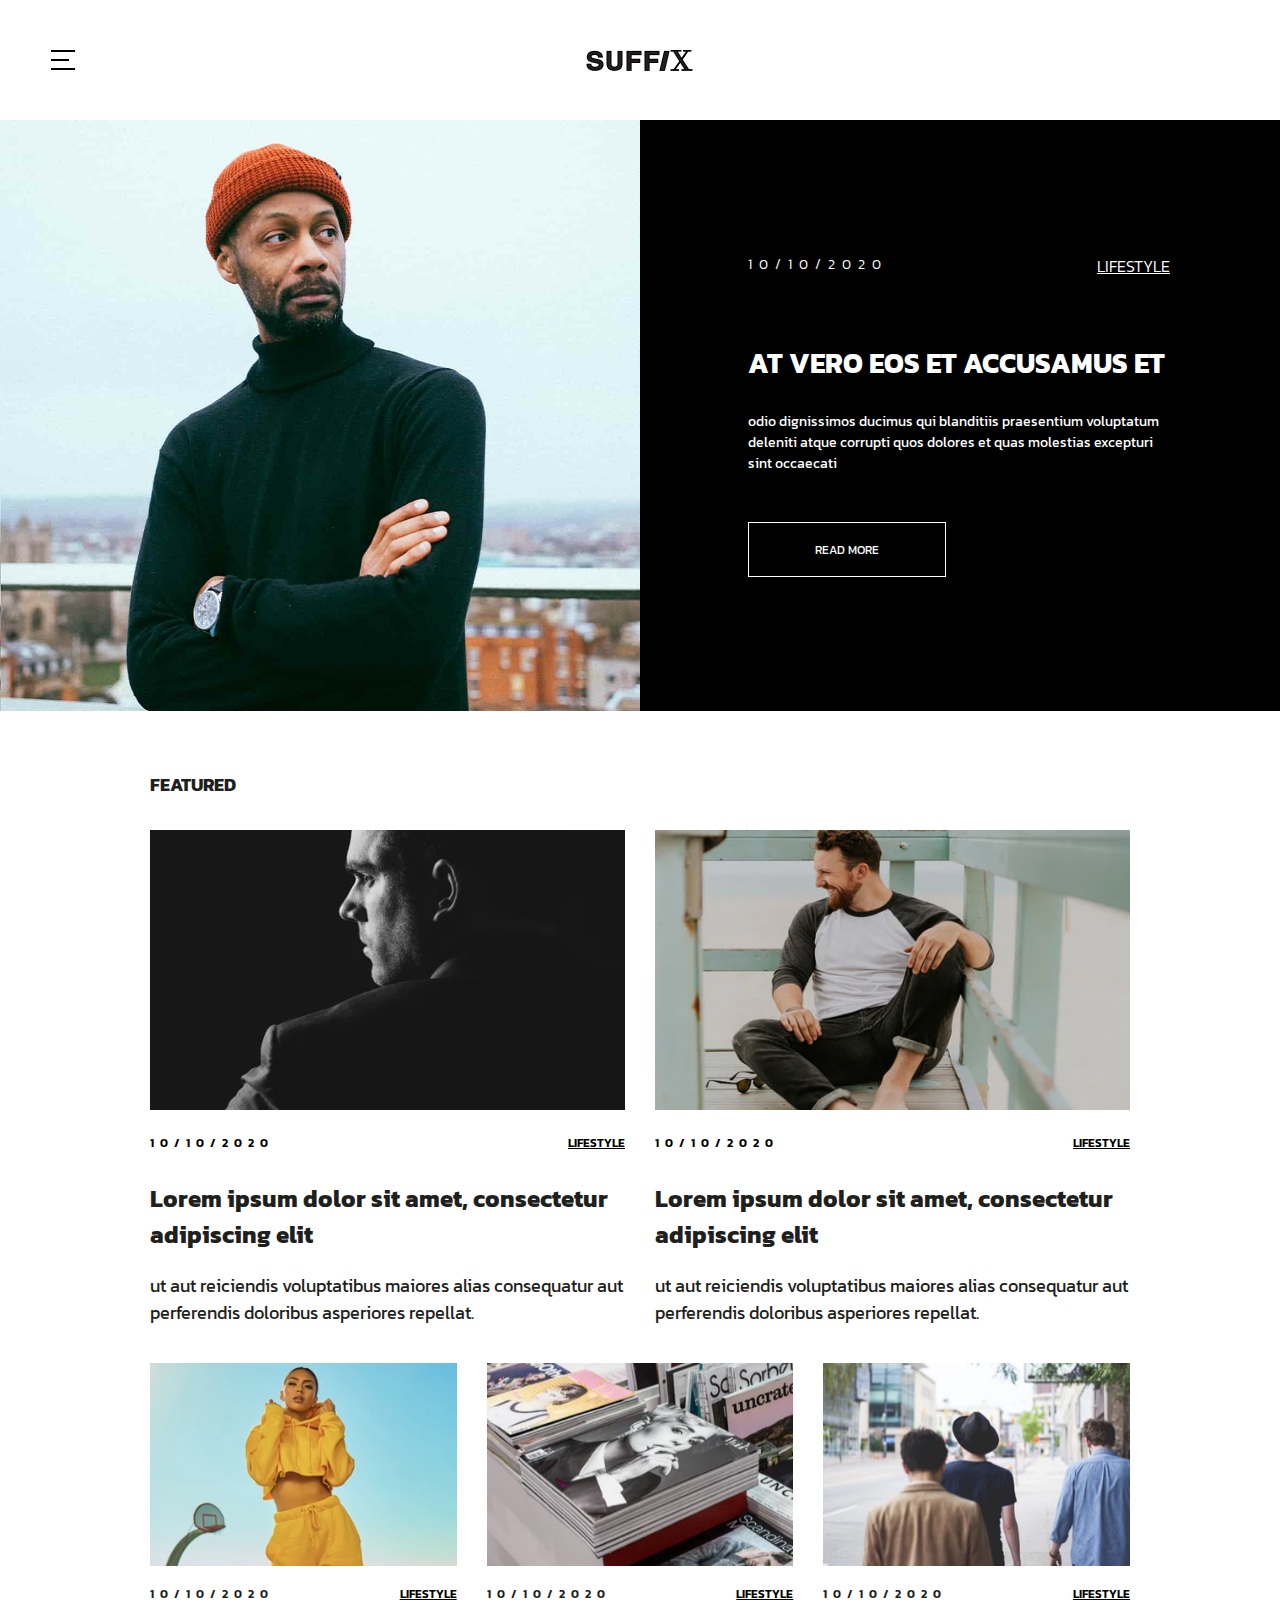
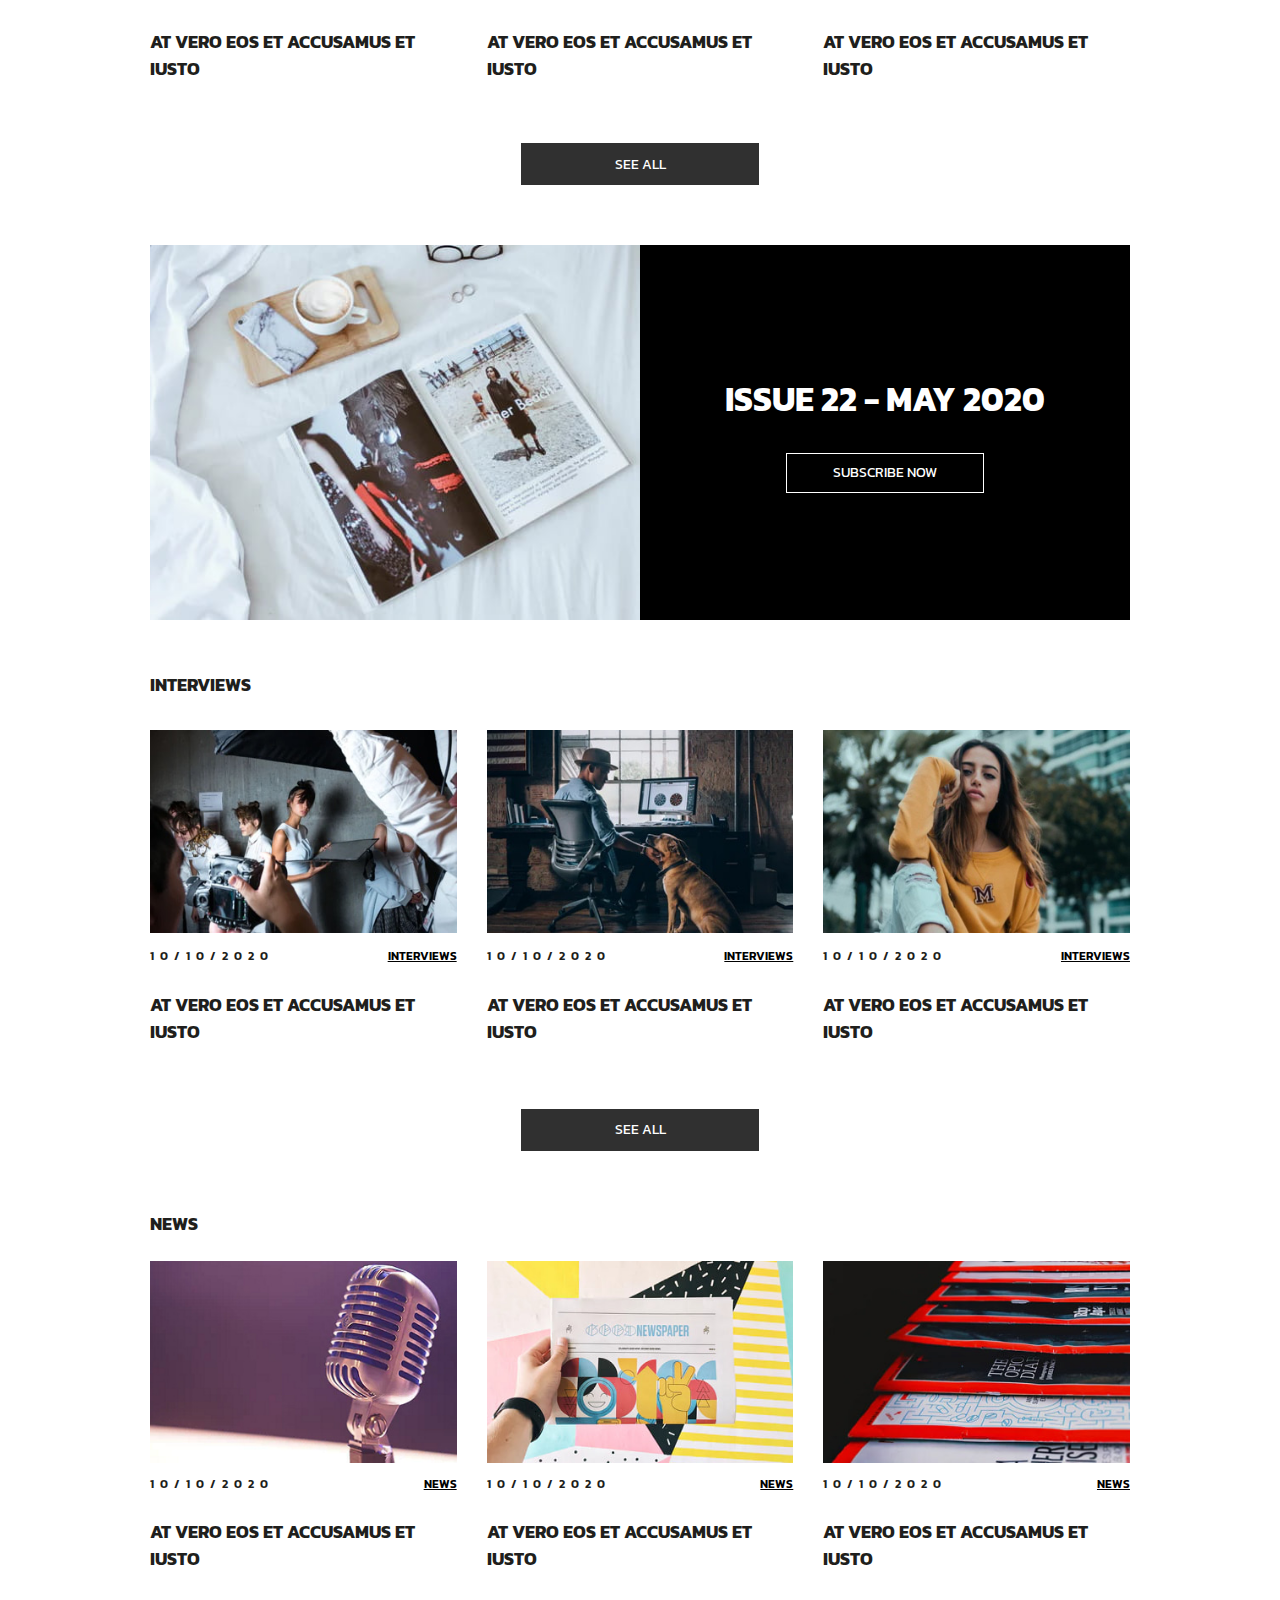
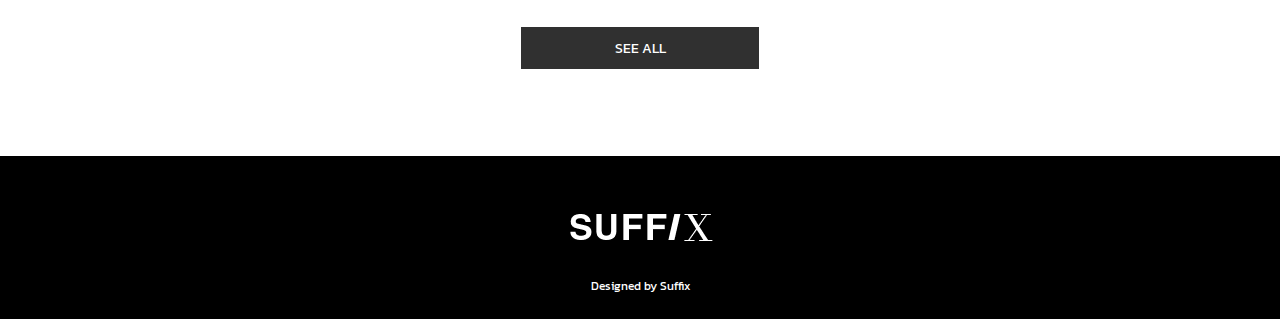
<file: index.html>
<!DOCTYPE html>
<html lang="en">
    <head>
        <meta charset="utf-8">
        <meta http-equiv="X-UA-Compatible" content="IE=edge">
        <meta name="viewport" content="width=device-width,initial-scale=1,shrink-to-fit=no">

        <title>Homepage | online-magazine-website-template-suffix</title>

        <link href="https://fonts.googleapis.com/css?family=Kanit&display=swap" rel="stylesheet">

    	<link href="css/main.2d7fbcb911252b55c954.css" rel="stylesheet">
    </head>

    <body>      	
        <header class="header flex align-items-center">
        	<h1 class="header__title logo">
        		<span class="sr-only">Suffix</span>
        	</h1>
        	<nav class="header__navigation navigation">
        		<button type="button" class="hamburger" aria-expanded="false">
	                <span class="sr-only">Open/close menu</span>
					<span class="hamburger__box"></span>
	            </button>
	            <ul class="menu">
	                <li class="menu__item">
	                    <a href="#" class="menu__link">Lifestyle</a>
	                </li>
	                <li class="menu__item">
	                    <a href="#" class="menu__link">Newsletter</a>
	                </li>
	                <li class="menu__item">
	                    <a href="#" class="menu__link">Interviews</a>
	                </li>
	                <li class="menu__item">
	                    <a href="#" class="menu__link">News</a>
	                </li>
	            </ul>
        	</nav>        	
        </header>  

        <main>
        	<section class="article article_latest-articles">
        		<h2 class="sr-only">The latest articles</h2>
        		<article class="flex flex-wrap">        			
			        <img class="img col-sm-6 p-0" src="img/latest_articles/man-with-red-cap.6415d7cb9e17799476707bdc5079910f.jpg" alt>
        			<div class="article__content theme-black col-sm-6 flex flex-column justify-content-sm-center">
	        			<div class="article__header flex justify-content-between">
	        				<time class="article__date text-xxs-xs" datetime="2020-10-10">10/10/2020</time>
	        				<a class="article__tag text-xxs-s visible-lg" href="#">lifestyle</a>
	        			</div>
	        			<h3 class="article__sub-title text-m-xl">At vero eos et accusamus ET</h3>
	        			<p class="article__text text-xxs-xs">odio dignissimos ducimus qui blanditiis praesentium voluptatum deleniti atque corrupti quos dolores et quas molestias excepturi sint occaecati</p>
	        			<a class="article__inner-link text-xxs flex align-items-center justify-content-center" href="#">Read more <span class="sr-only">about At vero eos et accusamus ET</span></a>
        			</div>
        		</article>
        	</section>
        	<div class="container-fluid">
	        	<section class="article article_featured">
	        		<h2 class="article__main-title text-m visible-md">Featured</h2>
	        		<div class="row">
		        		<article class="col-sm-6">
		        			<img class="article__img img" src="img/lifestyle/man_on_dark_background.96bcd81f54946f11bae73ff1d3b6505a.jpg" alt="">
		        			<div class="article__content">
		        				<div class="article__header text-xxs flex justify-content-between">
		        					<time class="article__date" datetime="2020-10-10">10/10/2020</time>
		        					<a class="article__tag visible-md" href="#">Lifestyle</a>
		        				</div>
		        				<h3 class="article__sub-title text-m-l">Lorem ipsum dolor sit amet, consectetur adipiscing elit</h3>
		        				<p class="article__text text-xs-m">ut aut reiciendis voluptatibus maiores alias consequatur aut perferendis doloribus asperiores repellat.</p>
		        			</div>
		        		</article>
		        		<article class="col-sm-6">
		        			<img class="article__img img" src="img/lifestyle/laughing_man.0048d42a1ec623da8ca04d7117fac1d5.jpg" alt="">
		        			<div class="article__content">
		        				<div class="article__header text-xxs flex justify-content-between">
		        					<time class="article__date" datetime="2020-10-10">10/10/2020</time>
		        					<a class="article__tag visible-md" href="#">Lifestyle</a>
		        				</div>
		        				<h3 class="article__sub-title text-m-l">Lorem ipsum dolor sit amet, consectetur adipiscing elit</h3>
		        				<p class="article__text text-xs-m">ut aut reiciendis voluptatibus maiores alias consequatur aut perferendis doloribus asperiores repellat.</p>
		        			</div>
		        		</article>
		        	</div>
	        		<div class="row">
		        		<article class="col-sm-4">
		        			<img class="article__img img" src="img/lifestyle/woman_in_yellow_costume.81bb6595510502ab02416cf8950cf696.jpg" alt="">
		        			<div class="article__content">
		        				<div class="article__header text-xxs flex justify-content-between">
		        					<time class="article__date" datetime="2020-10-10">10/10/2020</time>
		        					<a class="article__tag" href="#">Lifestyle</a>
		        				</div>
		        				<h3 class="article__sub-title text-s-m">At vero eos et accusamus et iusto</h3>	
		        			</div>
		        		</article>
		        		<article class="col-sm-4">
		        			<img class="article__img img" src="img/lifestyle/colored_magazines.45d81518d22a4c3ac5e3c1140ade7758.jpg" alt="">
		        			<div class="article__content">
		        				<div class="article__header text-xxs flex justify-content-between">
		        					<time class="article__date" datetime="2020-10-10">10/10/2020</time>
		        					<a class="article__tag" href="#">Lifestyle</a>
		        				</div>
		        				<h3 class="article__sub-title text-s-m">At vero eos et accusamus et iusto</h3>	
		        			</div>
		        		</article>
		        		<article class="col-sm-4">
		        			<img class="article__img img" src="img/lifestyle/3_men_from_behind.97f872954abcd84ec5c05381af50ac04.jpg" alt="">
		        			<div class="article__content">
		        				<div class="article__header text-xxs flex justify-content-between">
		        					<time class="article__date" datetime="2020-10-10">10/10/2020</time>
		        					<a class="article__tag" href="#">Lifestyle</a>
		        				</div>
		        				<h3 class="article__sub-title text-s-m">At vero eos et accusamus et iusto</h3>	
		        			</div>
		        		</article>
		        	</div> 		
	        		<a class="article__outer-link text-xs flex align-items-center justify-content-center" href="#">See all <span class="sr-only">articles from Featured category</span></a>
	        	</section>
	        	<article class="article article_newsletter">
	        		<h2 class="sr-only">Newsletter</h2>	        		
	        		<div class="flex flex-wrap">        
				        <img class="img col-sm-6 p-0" src="img/newsletter/magazine_on_the_bed.74c7be500ef3382ea639d7097572baa8.jpg" alt>
	        			<div class="article__content theme-black col-sm-6 flex flex-column align-items-center justify-content-center">
		        			<h3 class="article__sub-title text-m-xxl">Issue 22 - may 2020</h3>	        			
		        			<a class="article__inner-link text-xs flex align-items-center justify-content-center" href="#">Subscribe now</a>
	        			</div>
        			</div>
	        	</article>
	        	<section class="article article_interviews">
	        		<h2 class="article__main-title text-m">Interviews</h2>
	        		<div class="row"> 		
		        		<article class="col-sm-4">
		        			<img class="article__img img" src="img/interviews/film_set_fullifield_of_people.d49cc917f194213b5b9b6fb772709fb9.jpg" alt="">
		        			<div class="article__content">
		        				<div class="article__header text-xxs flex justify-content-between">
		        					<time class="article__date" datetime="2020-10-10">10/10/2020</time>
		        					<a class="article__tag" href="#">Interviews</a>
		        				</div>
		        				<h3 class="article__sub-title text-s-m">At vero eos et accusamus et iusto</h3>	
		        			</div>
		        		</article>
		        		<article class="col-sm-4">
		        			<img class="article__img img" src="img/interviews/man_with_dog.59b9f9eb3b1fe7f02ea76fd4988d8a52.jpg" alt="">
		        			<div class="article__content">
		        				<div class="article__header text-xxs flex justify-content-between">
		        					<time class="article__date" datetime="2020-10-10">10/10/2020</time>
		        					<a class="article__tag" href="#">Interviews</a>
		        				</div>
		        				<h3 class="article__sub-title text-s-m">At vero eos et accusamus et iusto</h3>	
		        			</div>
		        		</article>
		        		<article class="col-sm-4">
		        			<img class="article__img img" src="img/interviews/woman_with_yellow_blouse_and_white_trousers.9e791137be432212129d5b770af68fc2.jpg" alt="">
		        			<div class="article__content">
		        				<div class="article__header text-xxs flex justify-content-between">
		        					<time class="article__date" datetime="2020-10-10">10/10/2020</time>
		        					<a class="article__tag" href="#">Interviews</a>
		        				</div>
		        				<h3 class="article__sub-title text-s-m">At vero eos et accusamus et iusto</h3>	
		        			</div>
		        		</article>
		        	</div>  
	        		<a class="article__outer-link text-xs flex align-items-center justify-content-center" href="#">See all <span class="sr-only">articles from Interviews category</span></a>
	        	</section>
	        	<section class="article article_news">
	        		<h2 class="article__main-title text-m">News</h2>
	        		<div class="row"> 		
		        		<article class="col-sm-4">
		        			<img class="article__img img" src="img/news/microphone.7bb5d9b71f1a4288e635d3e9e7fc422e.jpg" alt="">
		        			<div class="article__content">
		        				<div class="article__header text-xxs flex justify-content-between">
		        					<time class="article__date" datetime="2020-10-10">10/10/2020</time>
		        					<a class="article__tag" href="#">News</a>
		        				</div>
		        				<h3 class="article__sub-title text-s-m">At vero eos et accusamus et iusto</h3>	
		        			</div>
		        		</article>
		        		<article class="col-sm-4">
		        			<img class="article__img img" src="img/news/colored_newspaper.80b6a7eeb57ab0067f59aee3cf682f2b.jpg" alt="">
		        			<div class="article__content">
		        				<div class="article__header text-xxs flex justify-content-between">
		        					<time class="article__date" datetime="2020-10-10">10/10/2020</time>
		        					<a class="article__tag" href="#">News</a>
		        				</div>
		        				<h3 class="article__sub-title text-s-m">At vero eos et accusamus et iusto</h3>	
		        			</div>
		        		</article>
		        		<article class="col-sm-4">
		        			<img class="article__img img" src="img/news/magazines_with_red_borders.9a9bbb1e78ef06e2cee993ab1bab4f6d.jpg" alt="">
		        			<div class="article__content">
		        				<div class="article__header text-xxs flex justify-content-between">
		        					<time class="article__date" datetime="2020-10-10">10/10/2020</time>
		        					<a class="article__tag" href="#">News</a>
		        				</div>
		        				<h3 class="article__sub-title text-s-m">At vero eos et accusamus et iusto</h3>	
		        			</div>
		        		</article>
		        	</div>       
	        		<a class="article__outer-link text-xs flex align-items-center justify-content-center" href="#">See all <span class="sr-only">articles from News category</span></a>
	        	</section>   
	        </div> 
        </main>

        <footer class="footer theme-black flex flex-column align-items-center justify-content-center">        
        	<img class="footer__img" src="img/logo/logo-bottom.fa69bff65f62e9bfbf00fa5b73ed9a2b.png" alt="">
        	<p class="text-xxs">Designed by Suffix</p>
        </footer>                                             
    </body>
</html>
</file>
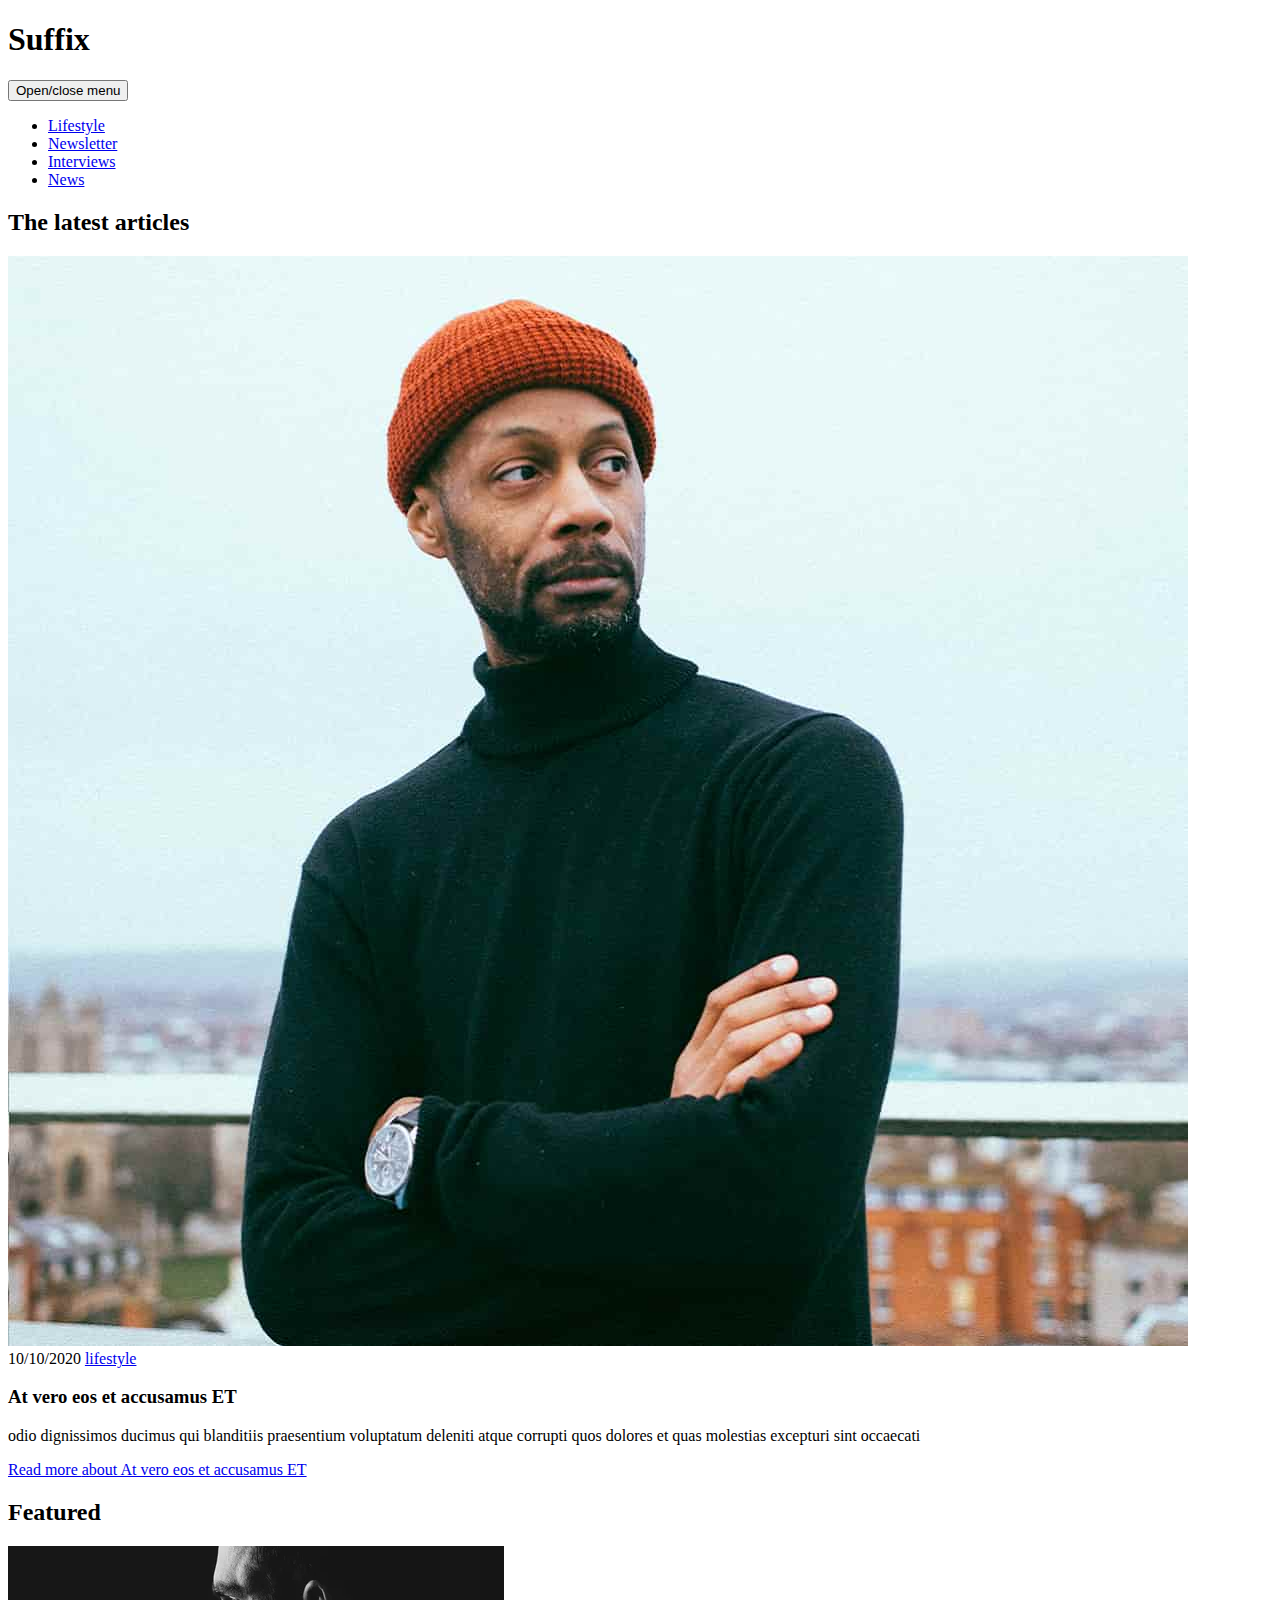
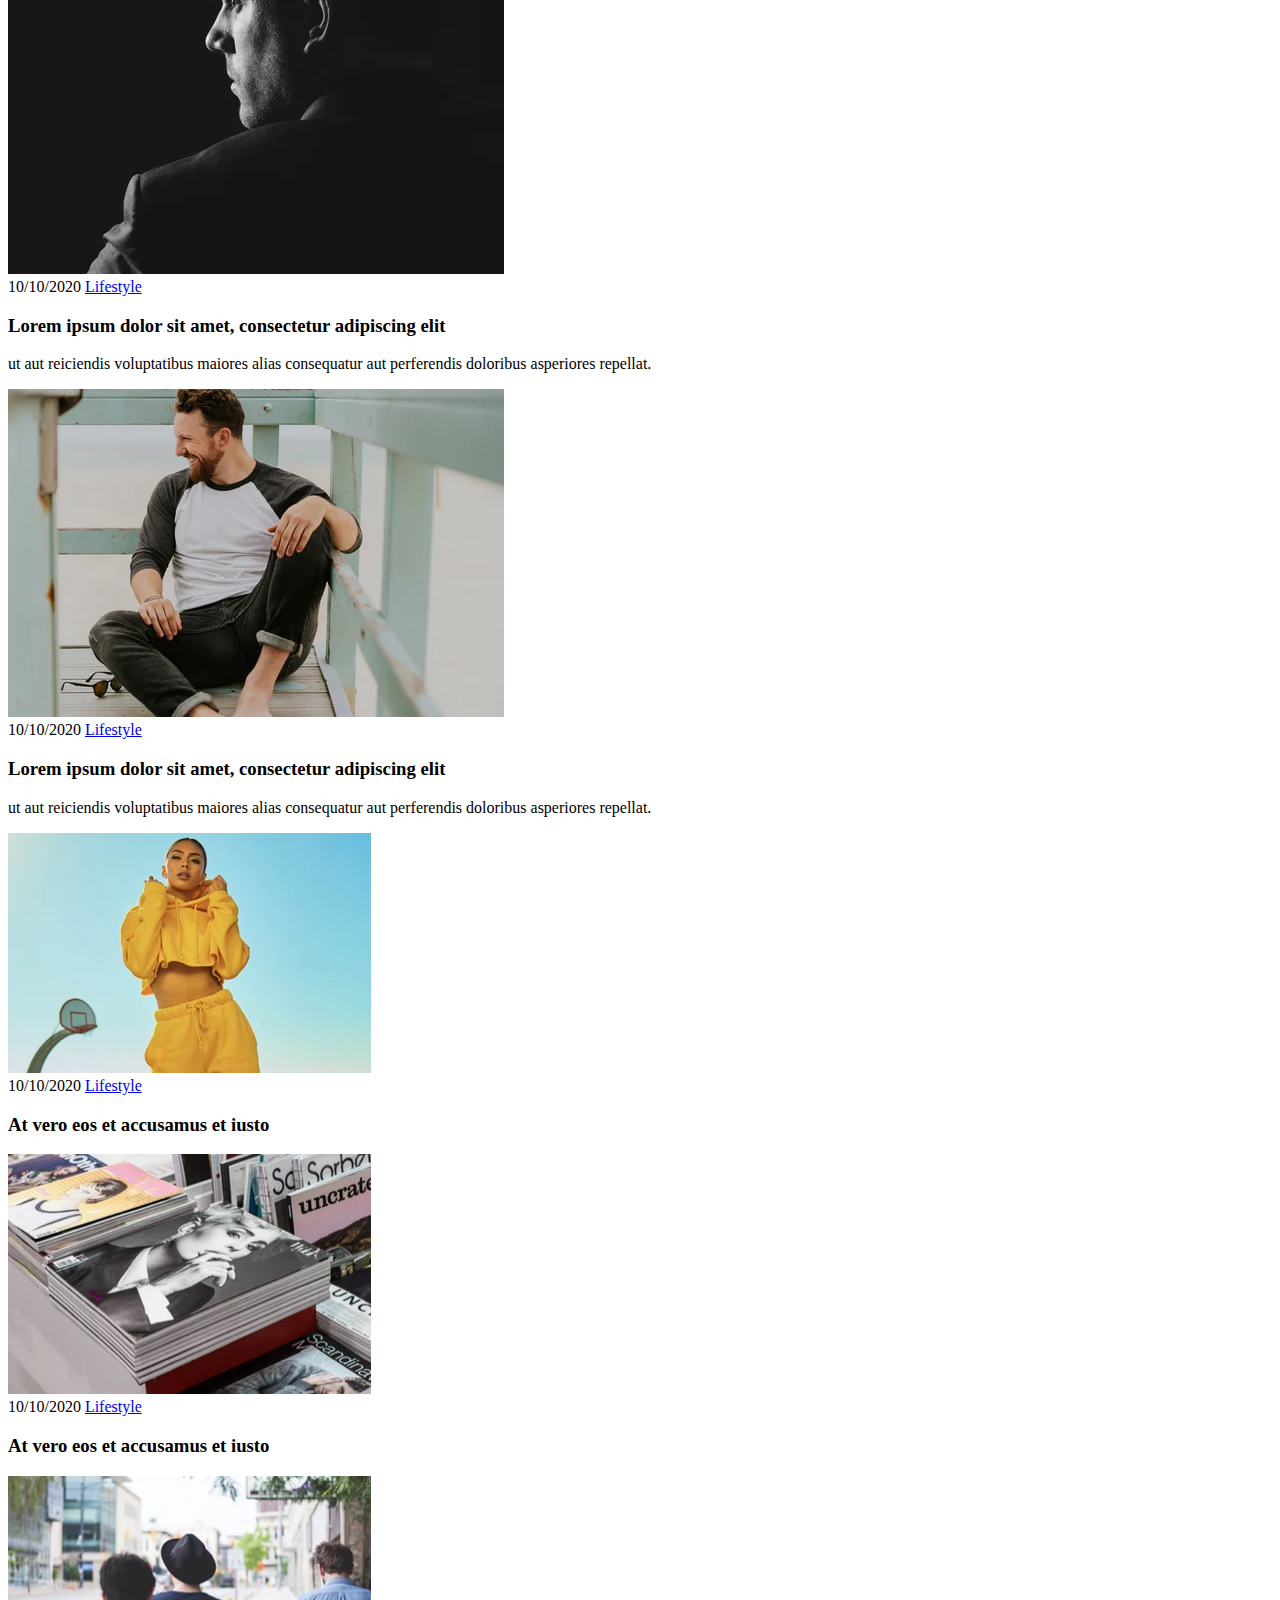
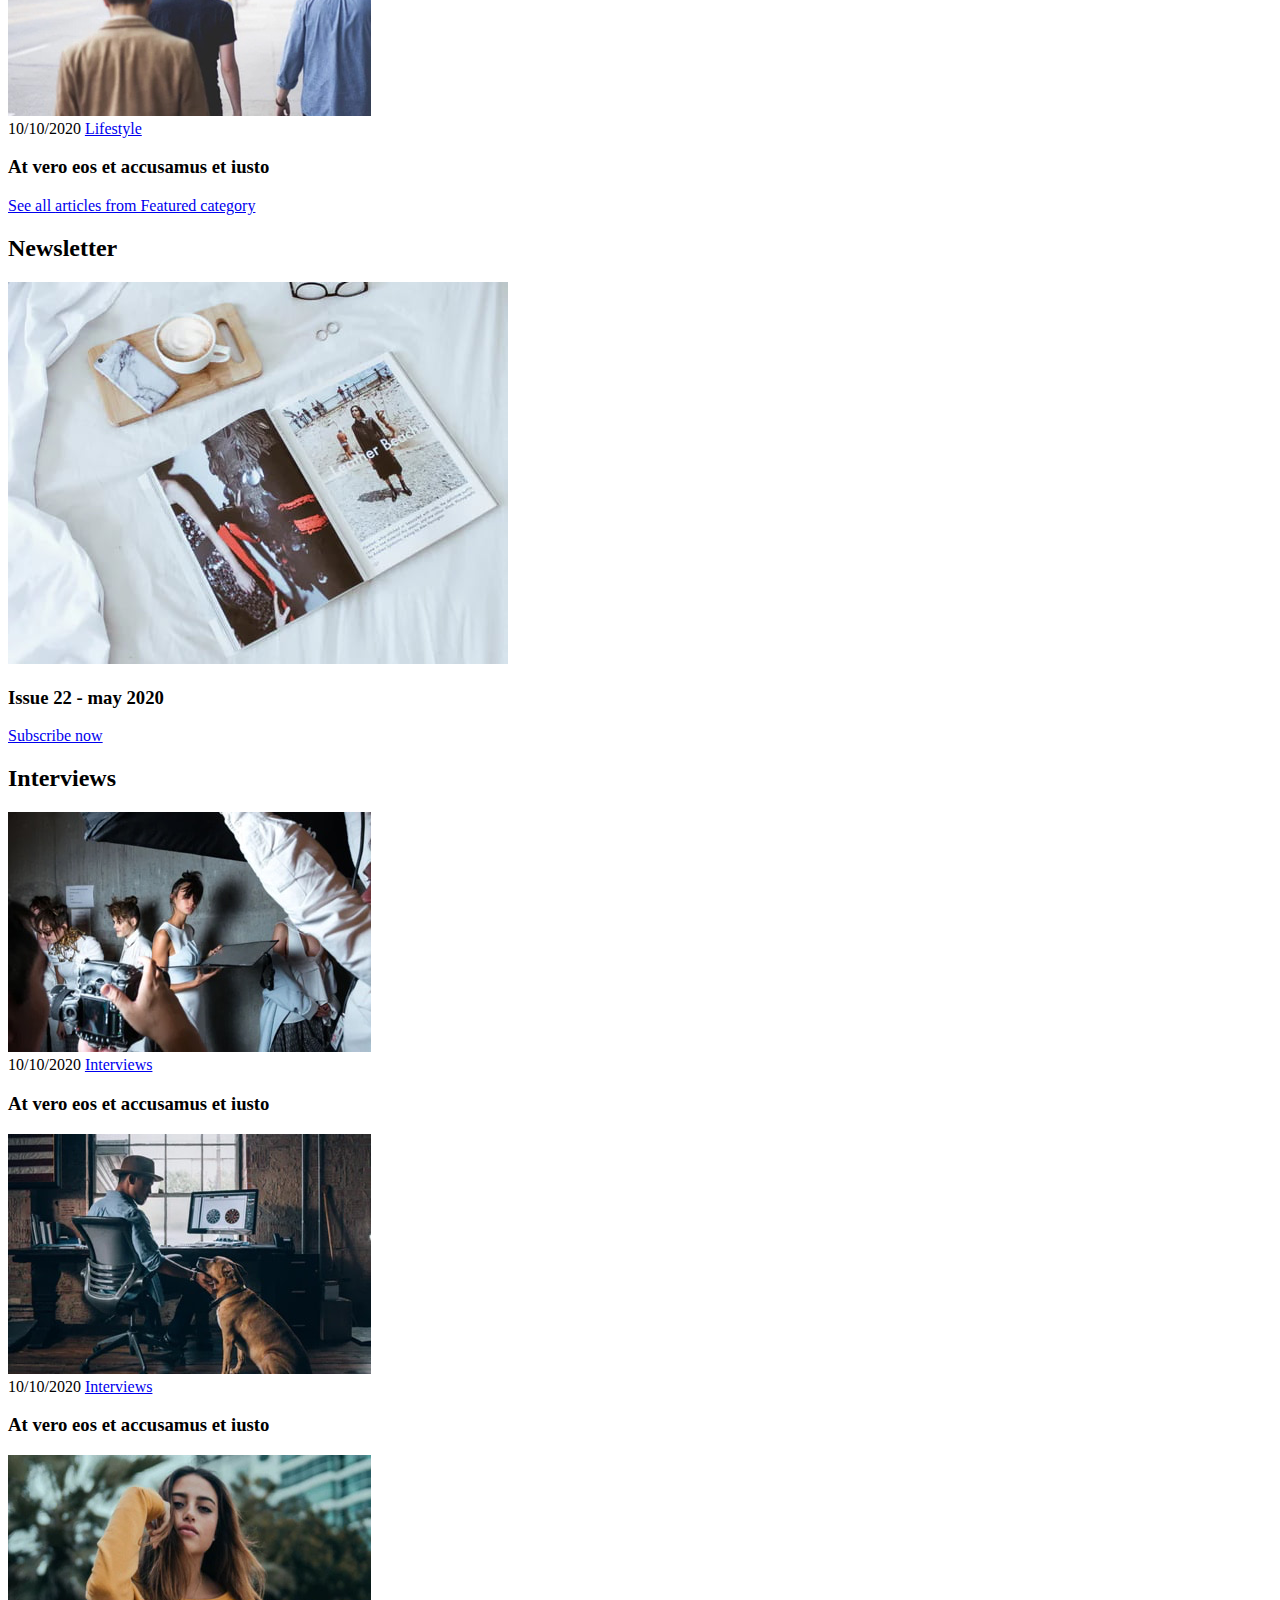
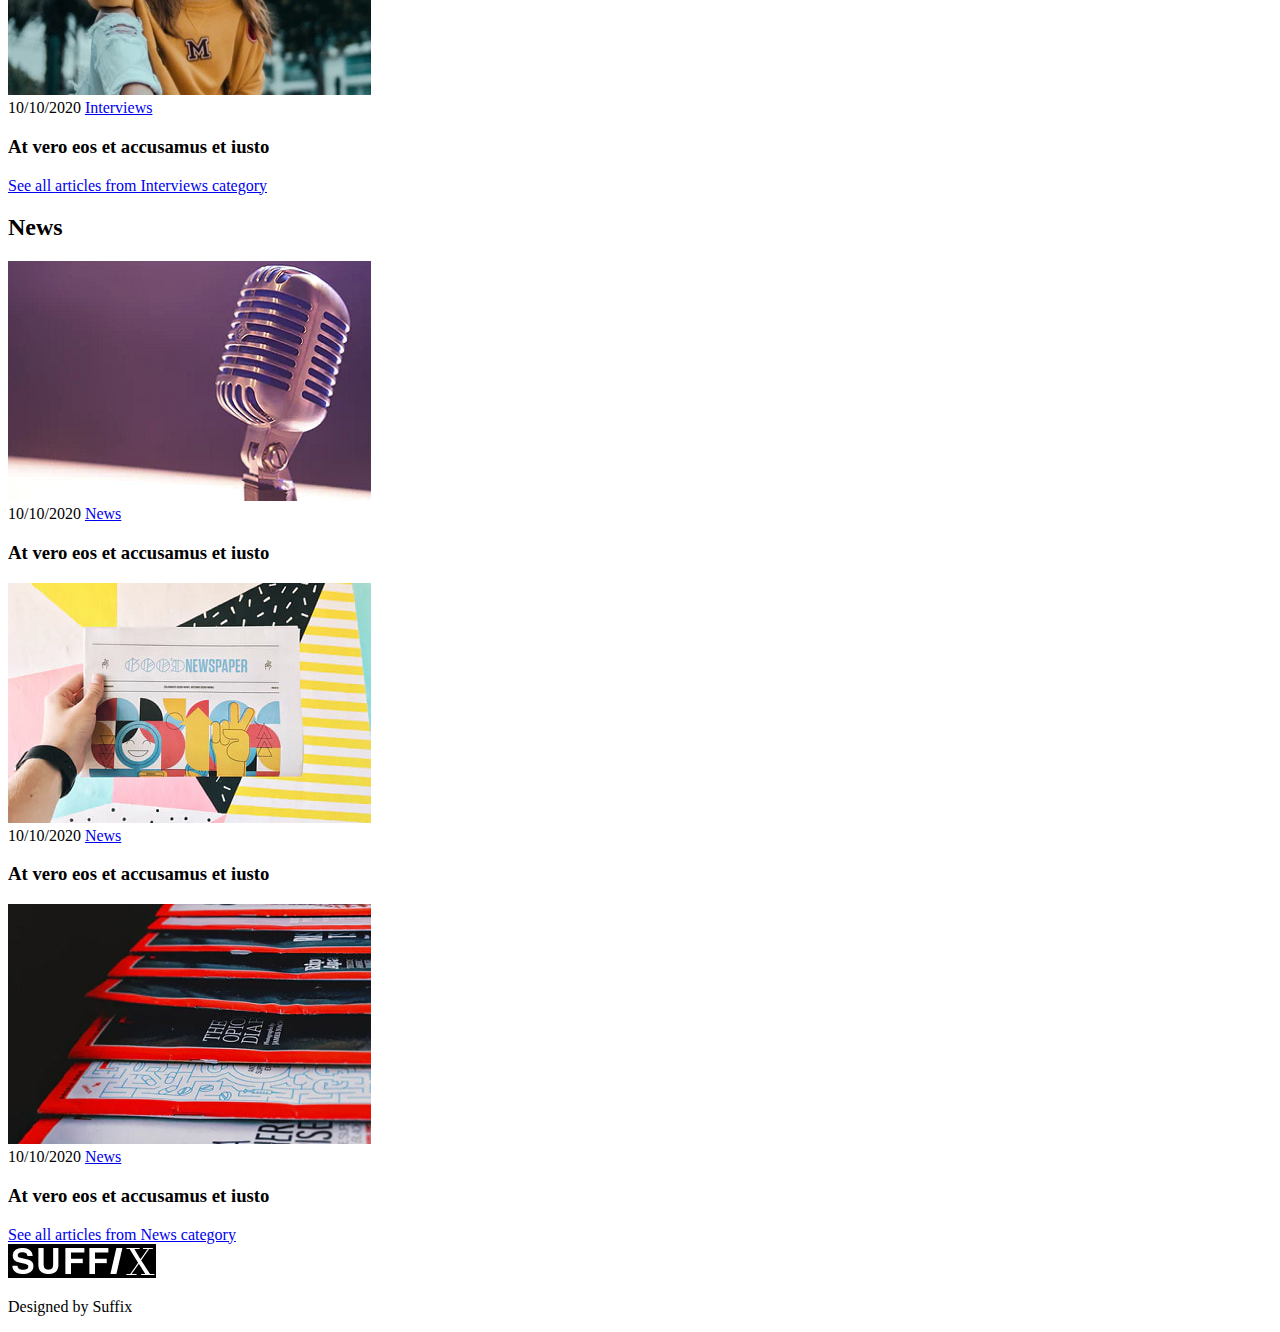
<file: src/index.html>
<!DOCTYPE html>
<html lang="en">
    <head>
        <meta charset="utf-8">
        <meta http-equiv="X-UA-Compatible" content="IE=edge">
        <meta name="viewport" content="width=device-width, initial-scale=1, shrink-to-fit=no">

        <title>Homepage | online-magazine-website-template-suffix</title>

        <link href="https://fonts.googleapis.com/css?family=Kanit&display=swap" rel="stylesheet">
    </head>
    <body>      	
        <header class="header flex align-items-center">
        	<h1 class="header__title logo">
        		<span class="sr-only">Suffix</span>
        	</h1>
        	<nav class="header__navigation navigation">
        		<button type="button" class="hamburger" aria-expanded="false">
	                <span class="sr-only">Open/close menu</span>
					<span class="hamburger__box"></span>
	            </button>
	            <ul class="menu">
	                <li class="menu__item">
	                    <a href="#" class="menu__link">Lifestyle</a>
	                </li>
	                <li class="menu__item">
	                    <a href="#" class="menu__link">Newsletter</a>
	                </li>
	                <li class="menu__item">
	                    <a href="#" class="menu__link">Interviews</a>
	                </li>
	                <li class="menu__item">
	                    <a href="#" class="menu__link">News</a>
	                </li>
	            </ul>
        	</nav>        	
        </header>  

        <main>
        	<section class="article article_latest-articles">
        		<h2 class="sr-only">The latest articles</h2>
        		<article class="flex flex-wrap">        			
			        <img class="img col-sm-6 p-0" src="img/latest_articles/man-with-red-cap.jpg" alt>
        			<div class="article__content theme-black col-sm-6 flex flex-column justify-content-sm-center">
	        			<div class="article__header flex justify-content-between">
	        				<time class="article__date text-xxs-xs" datetime="2020-10-10">10/10/2020</time>
	        				<a class="article__tag text-xxs-s visible-lg" href="#">lifestyle</a>
	        			</div>
	        			<h3 class="article__sub-title text-m-xl">At vero eos et accusamus ET</h3>
	        			<p class="article__text text-xxs-xs">odio dignissimos ducimus qui blanditiis praesentium voluptatum deleniti atque corrupti quos dolores et quas molestias excepturi sint occaecati</p>
	        			<a class="article__inner-link text-xxs flex align-items-center justify-content-center" href="#">Read more <span class="sr-only">about At vero eos et accusamus ET</span></a>
        			</div>
        		</article>
        	</section>
        	<div class="container-fluid">
	        	<section class="article article_featured">
	        		<h2 class="article__main-title text-m visible-md">Featured</h2>
	        		<div class="row">
		        		<article class="col-sm-6">
		        			<img class="article__img img" src="img/lifestyle/man_on_dark_background.jpg" alt="">
		        			<div class="article__content">
		        				<div class="article__header text-xxs flex justify-content-between">
		        					<time class="article__date" datetime="2020-10-10">10/10/2020</time>
		        					<a class="article__tag visible-md" href="#">Lifestyle</a>
		        				</div>
		        				<h3 class="article__sub-title text-m-l">Lorem ipsum dolor sit amet, consectetur adipiscing elit</h3>
		        				<p class="article__text text-xs-m">ut aut reiciendis voluptatibus maiores alias consequatur aut perferendis doloribus asperiores repellat.</p>
		        			</div>
		        		</article>
		        		<article class="col-sm-6">
		        			<img class="article__img img" src="img/lifestyle/laughing_man.jpg" alt="">
		        			<div class="article__content">
		        				<div class="article__header text-xxs flex justify-content-between">
		        					<time class="article__date" datetime="2020-10-10">10/10/2020</time>
		        					<a class="article__tag visible-md" href="#">Lifestyle</a>
		        				</div>
		        				<h3 class="article__sub-title text-m-l">Lorem ipsum dolor sit amet, consectetur adipiscing elit</h3>
		        				<p class="article__text text-xs-m">ut aut reiciendis voluptatibus maiores alias consequatur aut perferendis doloribus asperiores repellat.</p>
		        			</div>
		        		</article>
		        	</div>
	        		<div class="row">
		        		<article class="col-sm-4">
		        			<img class="article__img img" src="img/lifestyle/woman_in_yellow_costume.jpg" alt="">
		        			<div class="article__content">
		        				<div class="article__header text-xxs flex justify-content-between">
		        					<time class="article__date" datetime="2020-10-10">10/10/2020</time>
		        					<a class="article__tag" href="#">Lifestyle</a>
		        				</div>
		        				<h3 class="article__sub-title text-s-m">At vero eos et accusamus et iusto</h3>	
		        			</div>
		        		</article>
		        		<article class="col-sm-4">
		        			<img class="article__img img" src="img/lifestyle/colored_magazines.jpg" alt="">
		        			<div class="article__content">
		        				<div class="article__header text-xxs flex justify-content-between">
		        					<time class="article__date" datetime="2020-10-10">10/10/2020</time>
		        					<a class="article__tag" href="#">Lifestyle</a>
		        				</div>
		        				<h3 class="article__sub-title text-s-m">At vero eos et accusamus et iusto</h3>	
		        			</div>
		        		</article>
		        		<article class="col-sm-4">
		        			<img class="article__img img" src="img/lifestyle/3_men_from_behind.jpg" alt="">
		        			<div class="article__content">
		        				<div class="article__header text-xxs flex justify-content-between">
		        					<time class="article__date" datetime="2020-10-10">10/10/2020</time>
		        					<a class="article__tag" href="#">Lifestyle</a>
		        				</div>
		        				<h3 class="article__sub-title text-s-m">At vero eos et accusamus et iusto</h3>	
		        			</div>
		        		</article>
		        	</div> 		
	        		<a class="article__outer-link text-xs flex align-items-center justify-content-center" href="#">See all <span class="sr-only">articles from Featured category</span></a>
	        	</section>
	        	<article class="article article_newsletter">
	        		<h2 class="sr-only">Newsletter</h2>	        		
	        		<div class="flex flex-wrap">        
				        <img class="img col-sm-6 p-0" src="img/newsletter/magazine_on_the_bed.jpg" alt>
	        			<div class="article__content theme-black col-sm-6 flex flex-column align-items-center justify-content-center">
		        			<h3 class="article__sub-title text-m-xxl">Issue 22 - may 2020</h3>	        			
		        			<a class="article__inner-link text-xs flex align-items-center justify-content-center" href="#">Subscribe now</a>
	        			</div>
        			</div>
	        	</article>
	        	<section class="article article_interviews">
	        		<h2 class="article__main-title text-m">Interviews</h2>
	        		<div class="row"> 		
		        		<article class="col-sm-4">
		        			<img class="article__img img" src="img/interviews/film_set_fullifield_of_people.jpg" alt="">
		        			<div class="article__content">
		        				<div class="article__header text-xxs flex justify-content-between">
		        					<time class="article__date" datetime="2020-10-10">10/10/2020</time>
		        					<a class="article__tag" href="#">Interviews</a>
		        				</div>
		        				<h3 class="article__sub-title text-s-m">At vero eos et accusamus et iusto</h3>	
		        			</div>
		        		</article>
		        		<article class="col-sm-4">
		        			<img class="article__img img" src="img/interviews/man_with_dog.jpg" alt="">
		        			<div class="article__content">
		        				<div class="article__header text-xxs flex justify-content-between">
		        					<time class="article__date" datetime="2020-10-10">10/10/2020</time>
		        					<a class="article__tag" href="#">Interviews</a>
		        				</div>
		        				<h3 class="article__sub-title text-s-m">At vero eos et accusamus et iusto</h3>	
		        			</div>
		        		</article>
		        		<article class="col-sm-4">
		        			<img class="article__img img" src="img/interviews/woman_with_yellow_blouse_and_white_trousers.jpg" alt="">
		        			<div class="article__content">
		        				<div class="article__header text-xxs flex justify-content-between">
		        					<time class="article__date" datetime="2020-10-10">10/10/2020</time>
		        					<a class="article__tag" href="#">Interviews</a>
		        				</div>
		        				<h3 class="article__sub-title text-s-m">At vero eos et accusamus et iusto</h3>	
		        			</div>
		        		</article>
		        	</div>  
	        		<a class="article__outer-link text-xs flex align-items-center justify-content-center" href="#">See all <span class="sr-only">articles from Interviews category</span></a>
	        	</section>
	        	<section class="article article_news">
	        		<h2 class="article__main-title text-m">News</h2>
	        		<div class="row"> 		
		        		<article class="col-sm-4">
		        			<img class="article__img img" src="img/news/microphone.jpg" alt="">
		        			<div class="article__content">
		        				<div class="article__header text-xxs flex justify-content-between">
		        					<time class="article__date" datetime="2020-10-10">10/10/2020</time>
		        					<a class="article__tag" href="#">News</a>
		        				</div>
		        				<h3 class="article__sub-title text-s-m">At vero eos et accusamus et iusto</h3>	
		        			</div>
		        		</article>
		        		<article class="col-sm-4">
		        			<img class="article__img img" src="img/news/colored_newspaper.jpg" alt="">
		        			<div class="article__content">
		        				<div class="article__header text-xxs flex justify-content-between">
		        					<time class="article__date" datetime="2020-10-10">10/10/2020</time>
		        					<a class="article__tag" href="#">News</a>
		        				</div>
		        				<h3 class="article__sub-title text-s-m">At vero eos et accusamus et iusto</h3>	
		        			</div>
		        		</article>
		        		<article class="col-sm-4">
		        			<img class="article__img img" src="img/news/magazines_with_red_borders.jpg" alt="">
		        			<div class="article__content">
		        				<div class="article__header text-xxs flex justify-content-between">
		        					<time class="article__date" datetime="2020-10-10">10/10/2020</time>
		        					<a class="article__tag" href="#">News</a>
		        				</div>
		        				<h3 class="article__sub-title text-s-m">At vero eos et accusamus et iusto</h3>	
		        			</div>
		        		</article>
		        	</div>       
	        		<a class="article__outer-link text-xs flex align-items-center justify-content-center" href="#">See all <span class="sr-only">articles from News category</span></a>
	        	</section>   
	        </div> 
        </main>

        <footer class="footer theme-black flex flex-column align-items-center justify-content-center">        
        	<img class="footer__img" src="img/logo/logo-bottom.png" alt="">
        	<p class="text-xxs">Designed by Suffix</p>
        </footer>                                             
    </body>
</html>
</file>
<file: css/main.2d7fbcb911252b55c954.css>
.flex{display:-webkit-box;display:flex}.flex-column{-webkit-box-orient:vertical;-webkit-box-direction:normal;flex-direction:column}.flex-wrap{flex-wrap:wrap}.align-items-center{-webkit-box-align:center;align-items:center}.justify-content-center{-webkit-box-pack:center;justify-content:center}.justify-content-between{-webkit-box-pack:justify;justify-content:space-between}@media (min-width: 576px){.justify-content-sm-center{-webkit-box-pack:center;justify-content:center}}/*! normalize.css v8.0.1 | MIT License | github.com/necolas/normalize.css */*,*::before,*::after{box-sizing:border-box}html{-webkit-text-size-adjust:100%}body{margin:0}main{display:block}h1{font-size:2em;margin:0.67em 0}hr{box-sizing:content-box;height:0;overflow:visible}pre{font-family:monospace, monospace;font-size:1em}a{background-color:transparent}abbr[title]{border-bottom:none;text-decoration:underline;-webkit-text-decoration:underline dotted;text-decoration:underline dotted}b,strong{font-weight:bolder}code,kbd,samp{font-family:monospace, monospace;font-size:1em}small{font-size:80%}sub,sup{font-size:75%;line-height:0;position:relative;vertical-align:baseline}sub{bottom:-0.25em}sup{top:-0.5em}img{border-style:none}button,input,optgroup,select,textarea{font-family:inherit;font-size:100%;line-height:1.15;margin:0}button,input{overflow:visible}button,select{text-transform:none}button,[type="button"],[type="reset"],[type="submit"]{-webkit-appearance:button}button::-moz-focus-inner,[type="button"]::-moz-focus-inner,[type="reset"]::-moz-focus-inner,[type="submit"]::-moz-focus-inner{border-style:none;padding:0}button:-moz-focusring,[type="button"]:-moz-focusring,[type="reset"]:-moz-focusring,[type="submit"]:-moz-focusring{outline:1px dotted ButtonText}fieldset{padding:0.35em 0.75em 0.625em}legend{box-sizing:border-box;color:inherit;display:table;max-width:100%;padding:0;white-space:normal}progress{vertical-align:baseline}textarea{overflow:auto}[type="checkbox"],[type="radio"]{box-sizing:border-box;padding:0}[type="number"]::-webkit-inner-spin-button,[type="number"]::-webkit-outer-spin-button{height:auto}[type="search"]{-webkit-appearance:textfield;outline-offset:-2px}[type="search"]::-webkit-search-decoration{-webkit-appearance:none}::-webkit-file-upload-button{-webkit-appearance:button;font:inherit}details{display:block}summary{display:list-item}template{display:none}[hidden]{display:none}.sr-only{position:absolute;width:1px;height:1px;padding:0;overflow:hidden;clip:rect(0, 0, 0, 0);white-space:nowrap;border:0}.p-0{padding:0 !important}.theme-black{background-color:black;color:white}.visible-md,.visible-lg{visibility:hidden}@media (min-width: 768px){.visible-md{visibility:visible}}@media (min-width: 970px){.visible-lg{visibility:visible}}body{font-family:"Kanit",system-ui,-apple-system,BlinkMacSystemFont,"Segoe UI","Roboto","Oxygen","Ubuntu","Cantarell","Fira Sans","Droid Sans","Helvetica Neue";color:#1F1F1D}h2,h3,a{text-transform:uppercase}a{color:white}a:hover{color:inherit}a,a:hover{text-decoration:none}.footer{padding:3.4rem 0 0.5rem}.footer__img{margin-bottom:1.3rem}.footer p{margin-bottom:1rem}.container-fluid{width:100%;padding-right:12px;padding-left:12px;margin-right:auto;margin-left:auto}.row{display:-webkit-box;display:flex;flex-wrap:wrap;margin-right:-12px;margin-left:-12px}@media (min-width: 576px){.col-sm-4{-webkit-box-flex:0;flex:0 0 33.33333%;max-width:33.33333%}}@media (min-width: 576px){.col-sm-6{-webkit-box-flex:0;flex:0 0 50%;max-width:50%}}.col-sm-4,.col-sm-6{position:relative;width:100%;padding-right:12px;padding-left:12px}@media (min-width: 576px){.container-fluid{padding-right:24px;padding-left:24px}.row{margin-right:-15px;margin-left:-15px}.col-sm-4,.col-sm-6{padding-right:15px;padding-left:15px}}@media (min-width: 992px){.container-fluid{padding-right:150px;padding-left:150px}}.header{height:65px}.header__title{margin:0 auto;position:absolute;left:0;right:0}@media (min-width: 576px){.header__navigation{margin:0 0 0 1.4375rem}}@media (min-width: 992px){.header{height:120px}.header__navigation{margin:0 0 0 3.1875rem}}.article__content{padding:1rem 0 2rem 0}.article__header{margin:0 0 1rem 0;font-weight:600}.article__date{letter-spacing:6px}.article__tag{color:black;-webkit-text-decoration-line:underline;text-decoration-line:underline}.article__main-title{margin:0 0 1.8rem 0}.article__img{max-height:280px}.article__sub-title{margin:0}.article__text{margin:0}.article__inner-link{width:198px;height:40px;border:1px solid white}.article__inner-link:hover{color:#007bff}.article__outer-link{margin:0 auto 2.4375rem;width:238px;height:42px;background-color:#303030}.article__outer-link:hover{color:#63aeff}.article_latest-articles .article__content{padding:1.1rem 0.75rem 2rem 0.8125rem}.article_latest-articles .article__header{margin:0 0 1.15rem 0;width:100%;font-weight:300}.article_latest-articles .article__tag{color:white}.article_latest-articles .article__text{margin:1.2rem 0 1.3rem 0}.article_featured .article__main-title{margin:0}.article_featured .col-sm-6 .article__sub-title{margin:0 0 1.2rem 0;text-transform:none}.article_featured .col-sm-6 .article__date{color:black}.article_newsletter{margin:0 0 0.9rem}.article_newsletter .article__content{padding:.1rem 0 0;min-height:175px}.article_newsletter .article__sub-title{margin:0 0 1.75rem;text-align:center}@media (max-width: 575px){.article_newsletter>.flex{margin-right:-12px;margin-left:-12px}}@media (min-width: 576px) and (max-width: 768px){.article_featured .col-sm-4 .article__date,.article_interviews .article__date,.article_news .article__date{letter-spacing:1px}}@media (min-width: 768px){.article_latest-articles .article__content{padding:0 1.125rem 1.2rem 1.3125rem}.article_latest-articles .article__header{margin:1.1rem 0 1.3rem}.article_latest-articles .article__text{margin-bottom:2rem}.article_featured .article__main-title{margin:3.75rem 0 1.25rem}.article_featured .article__content{padding:1.2rem 0 2.3rem}.article_featured .article__outer-link{margin:.7rem auto 3.75rem}.article_interviews .article__main-title{margin:3.2rem 0 2rem}.article_interviews .article__content{padding-top:0.9rem}.article_interviews .article__outer-link{margin:1.3125rem auto 2.1rem}.article_news .article__main-title{margin:0 0 1.5rem}.article_news .article__content{padding-top:0.7rem}.article_news .article__outer-link{margin:1rem auto 4.375rem}}@media (min-width: 970px){.article_latest-articles .article__header{margin:0rem 0 2rem}.article_latest-articles .article__date{letter-spacing:7px}.article_latest-articles .article__text{margin:1.7rem 0 2.8rem 0}.article_latest-articles .article__inner-link{height:55px}.article_featured .col-sm-6 .article__content{padding:1.5rem 0 3.6rem}.article_featured .col-sm-6 .article__sub-title{margin-top:1.8rem}.article_featured .article__outer-link{margin-top:1.5rem}.article_interviews .article__outer-link{margin:2rem auto 3.7rem}.article_news .article__outer-link{margin:1.45rem auto 5.4rem}.article_featured .col-sm-4 .article__header,.article_interviews .article__header,.article_news .article__header{margin:0 0 1.6rem 0}}@media (min-width: 1239px){.article_latest-articles .article__content{padding:0 110px 0 108px}.article_latest-articles .article__header{margin:0rem 0 4rem}.article_latest-articles .article__text{margin:1.7rem 0 3rem}.article_featured .article__main-title{margin-bottom:2rem}.article_featured .col-sm-6 .article__content{padding-bottom:2.3rem}}.hamburger{width:24px;height:20px;padding:0;margin:0;border:none;background-color:transparent;position:relative;display:block}.hamburger__box{width:18px;height:2px;background-color:black;display:block}.hamburger__box::before,.hamburger__box::after{width:100%;height:2px;background-color:black;position:absolute;left:0;content:''}.hamburger__box::before{top:0}.hamburger__box::after{bottom:0}.img{width:100%;display:block}.logo{height:21px;width:108px;background:center no-repeat url(../img/logo/logo-top.8ede20e6996c7b51ca5c36d5bb7d020d.png)}.menu{display:none}.text-xxs,.text-xxs-xs,.text-xxs-s{font-size:.75rem;line-height:1.125rem}.text-xs,.text-xs-m{font-size:.875rem;line-height:1.3125rem}.text-s-m{font-size:1rem;line-height:1.5rem}.text-m,.text-m-l,.text-m-xl,.text-m-xxl{font-size:1.125rem;line-height:1.6875rem}@media (min-width: 981px){.text-xxs-xs{font-size:.875rem;line-height:1.3125rem}.text-xxs-s{font-size:1rem;line-height:1.5rem}.text-s-m,.text-xs-m{font-size:1.125rem;line-height:1.6875rem}.text-m-l{font-size:1.5rem;line-height:2.25rem}.text-m-xl{font-size:1.75rem;line-height:2.625rem}.text-m-xxl{font-size:2.125rem;line-height:3.1875rem}}
</file>
